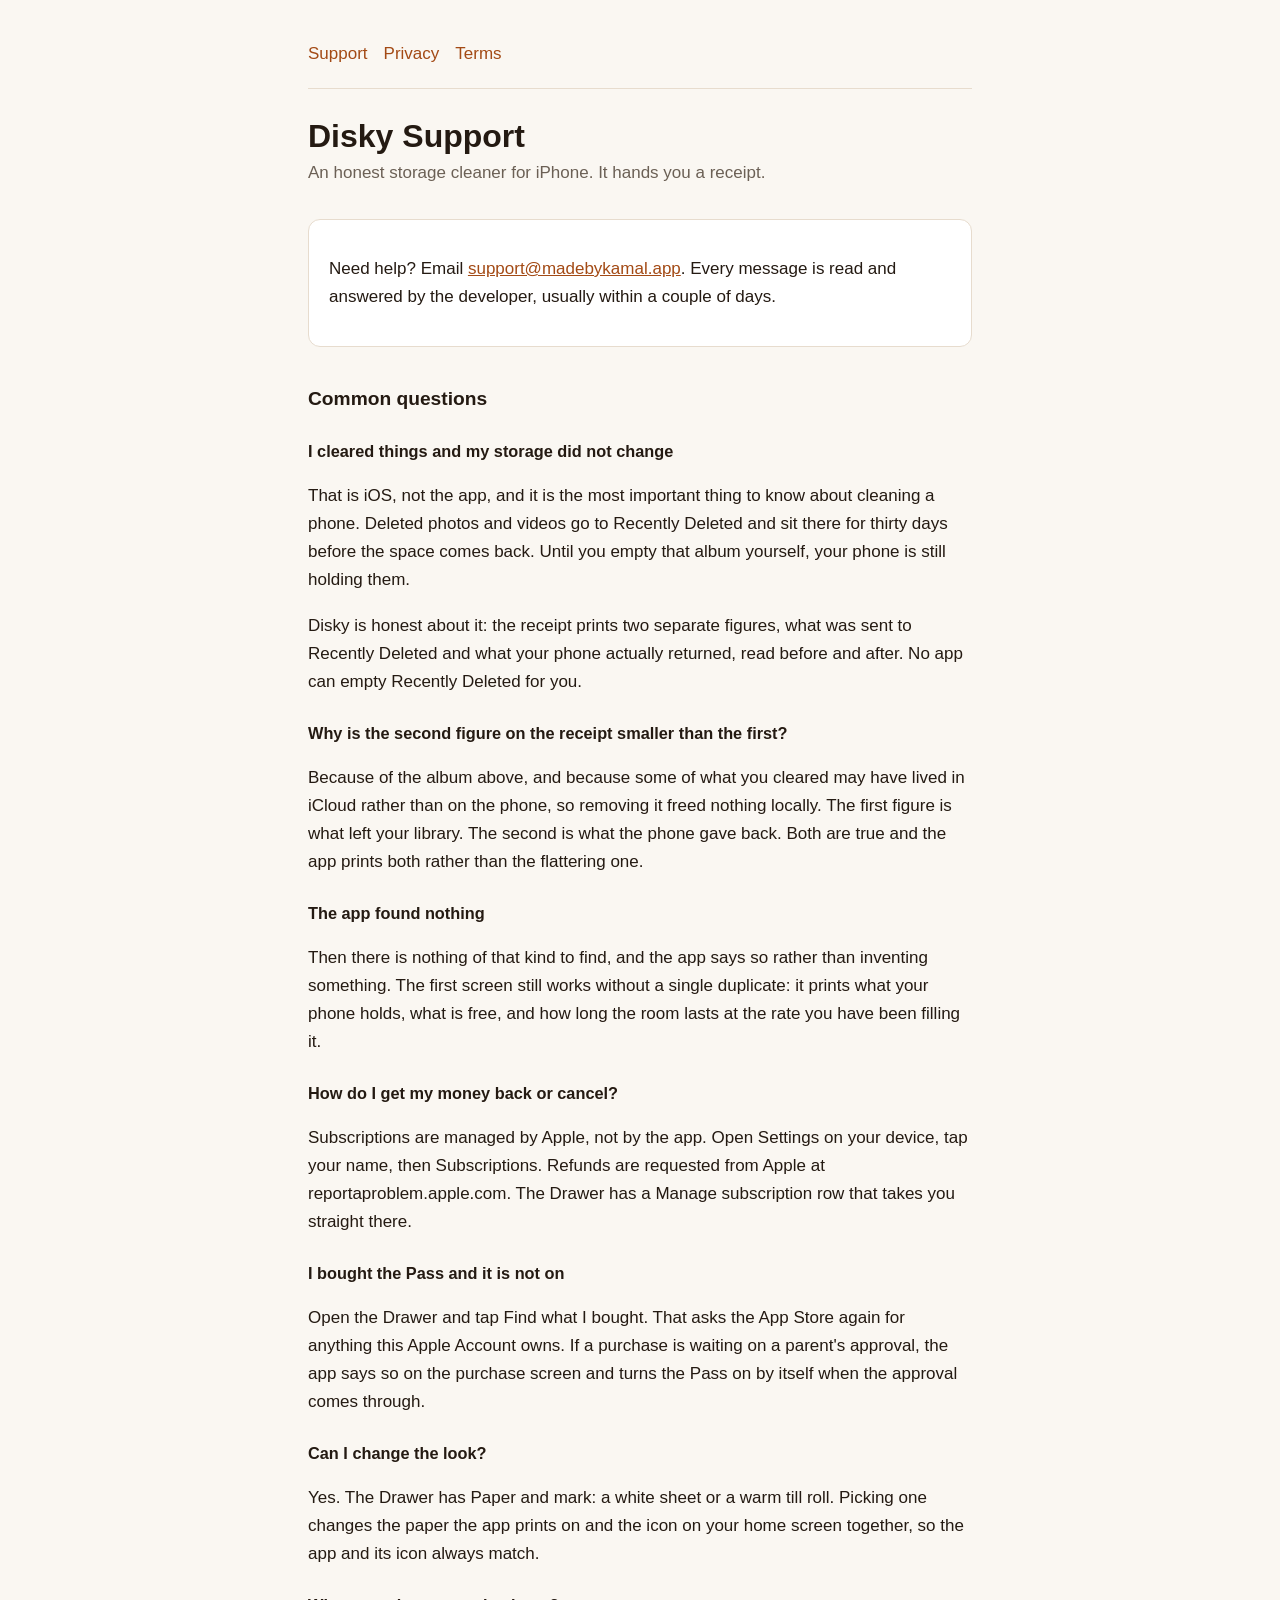
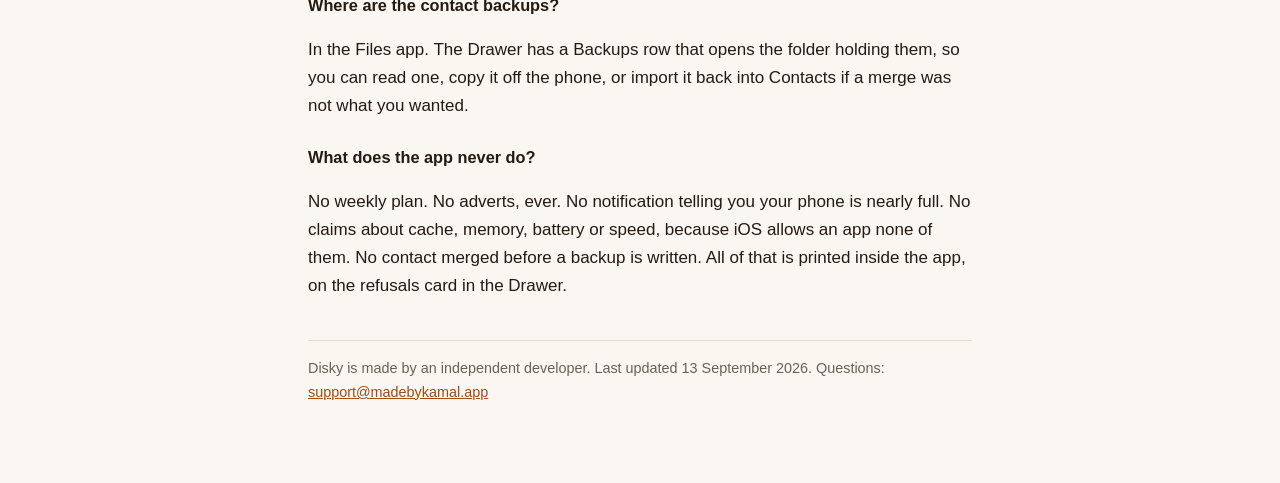
<file: index.html>
<!doctype html>
<html lang="en"><head><meta charset="utf-8"><meta name="viewport" content="width=device-width,initial-scale=1"><title>Disky Support</title><link rel="stylesheet" href="style.css"></head><body><div class="wrap"><nav><a href="index.html">Support</a><a href="privacy.html">Privacy</a><a href="terms.html">Terms</a></nav><h1>Disky Support</h1>
<p class="sub">An honest storage cleaner for iPhone. It hands you a receipt.</p>
<div class="card"><p>Need help? Email <a href="mailto:support@madebykamal.app">support@madebykamal.app</a>. Every message is read and answered by the developer, usually within a couple of days.</p></div>
<h2>Common questions</h2>
<h3>I cleared things and my storage did not change</h3>
<p>That is iOS, not the app, and it is the most important thing to know about cleaning a phone. Deleted photos and videos go to Recently Deleted and sit there for thirty days before the space comes back. Until you empty that album yourself, your phone is still holding them.</p>
<p>Disky is honest about it: the receipt prints two separate figures, what was sent to Recently Deleted and what your phone actually returned, read before and after. No app can empty Recently Deleted for you.</p>
<h3>Why is the second figure on the receipt smaller than the first?</h3>
<p>Because of the album above, and because some of what you cleared may have lived in iCloud rather than on the phone, so removing it freed nothing locally. The first figure is what left your library. The second is what the phone gave back. Both are true and the app prints both rather than the flattering one.</p>
<h3>The app found nothing</h3>
<p>Then there is nothing of that kind to find, and the app says so rather than inventing something. The first screen still works without a single duplicate: it prints what your phone holds, what is free, and how long the room lasts at the rate you have been filling it.</p>
<h3>How do I get my money back or cancel?</h3>
<p>Subscriptions are managed by Apple, not by the app. Open Settings on your device, tap your name, then Subscriptions. Refunds are requested from Apple at reportaproblem.apple.com. The Drawer has a Manage subscription row that takes you straight there.</p>
<h3>I bought the Pass and it is not on</h3>
<p>Open the Drawer and tap Find what I bought. That asks the App Store again for anything this Apple Account owns. If a purchase is waiting on a parent's approval, the app says so on the purchase screen and turns the Pass on by itself when the approval comes through.</p>
<h3>Can I change the look?</h3>
<p>Yes. The Drawer has Paper and mark: a white sheet or a warm till roll. Picking one changes the paper the app prints on and the icon on your home screen together, so the app and its icon always match.</p>
<h3>Where are the contact backups?</h3>
<p>In the Files app. The Drawer has a Backups row that opens the folder holding them, so you can read one, copy it off the phone, or import it back into Contacts if a merge was not what you wanted.</p>
<h3>What does the app never do?</h3>
<p>No weekly plan. No adverts, ever. No notification telling you your phone is nearly full. No claims about cache, memory, battery or speed, because iOS allows an app none of them. No contact merged before a backup is written. All of that is printed inside the app, on the refusals card in the Drawer.</p><p class="updated">Disky is made by an independent developer. Last updated 13 September 2026. Questions: <a href="mailto:support@madebykamal.app">support@madebykamal.app</a></p></div></body></html>
</file>
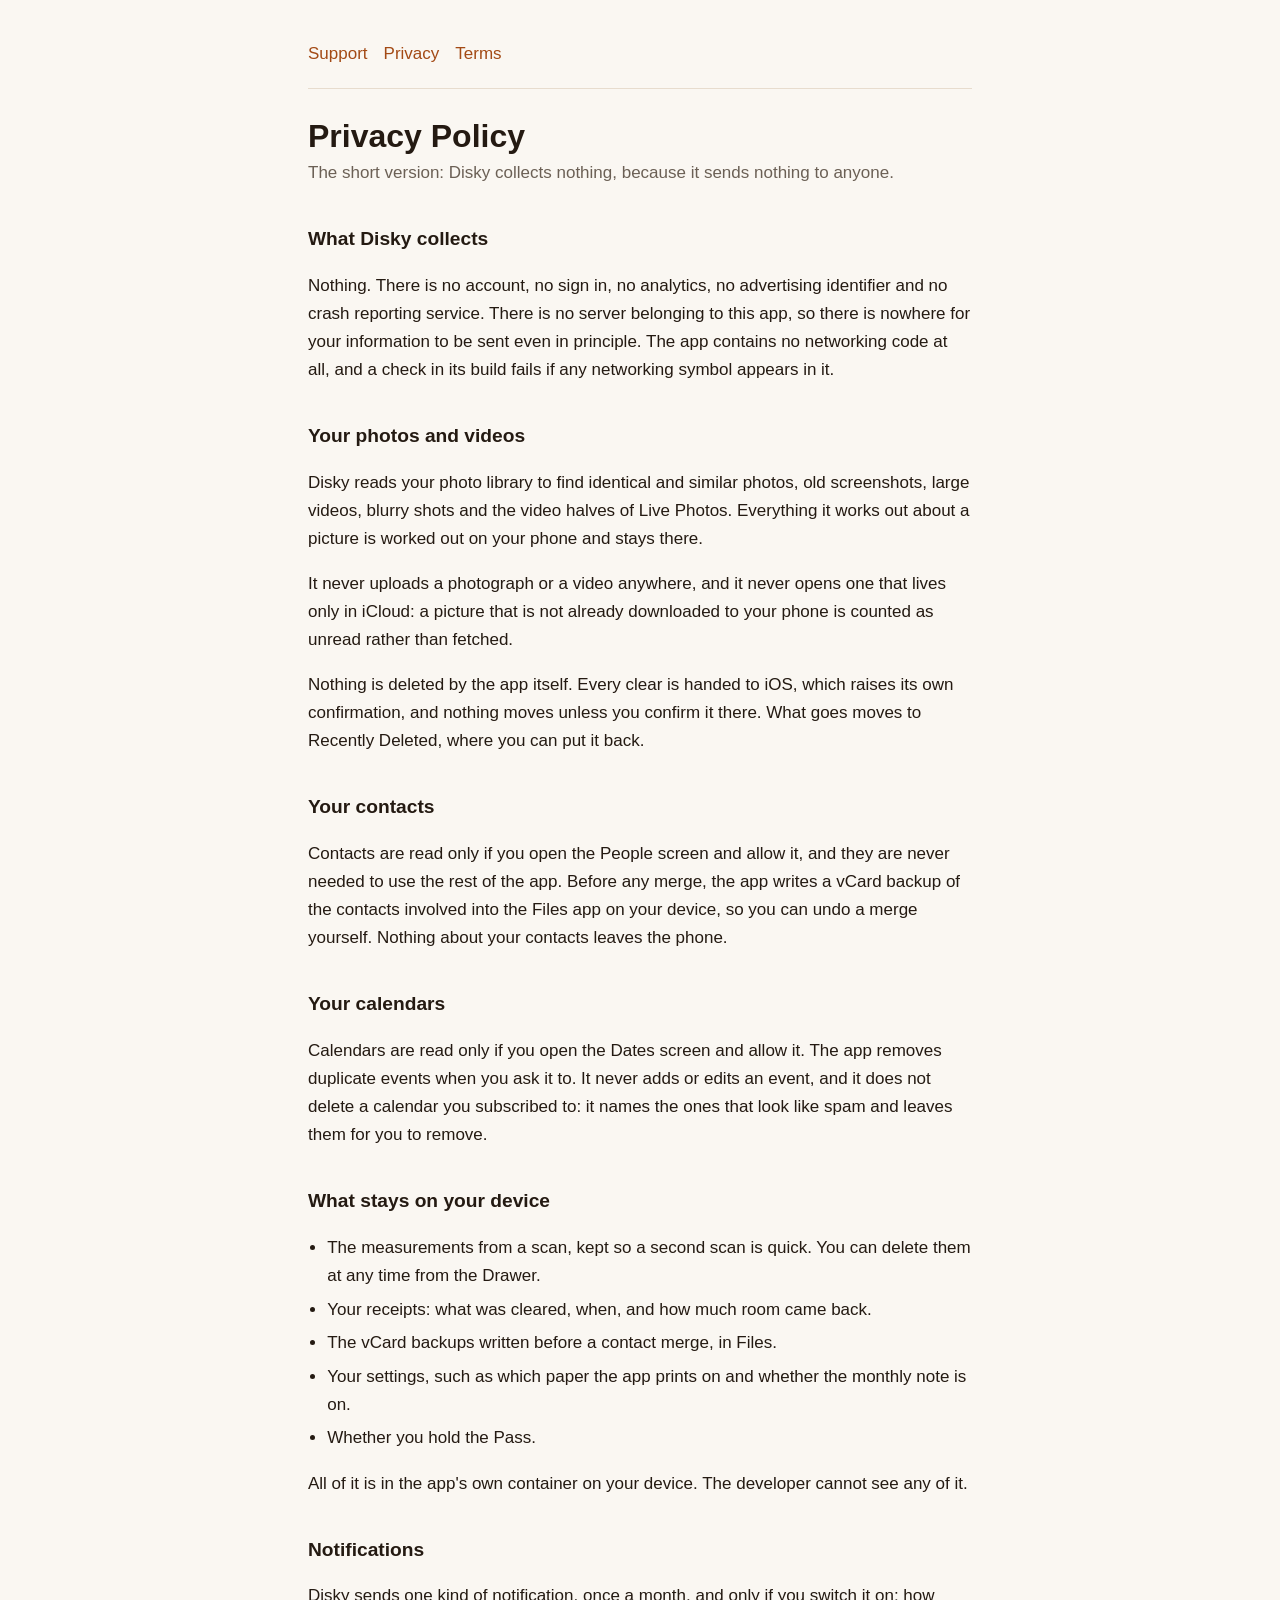
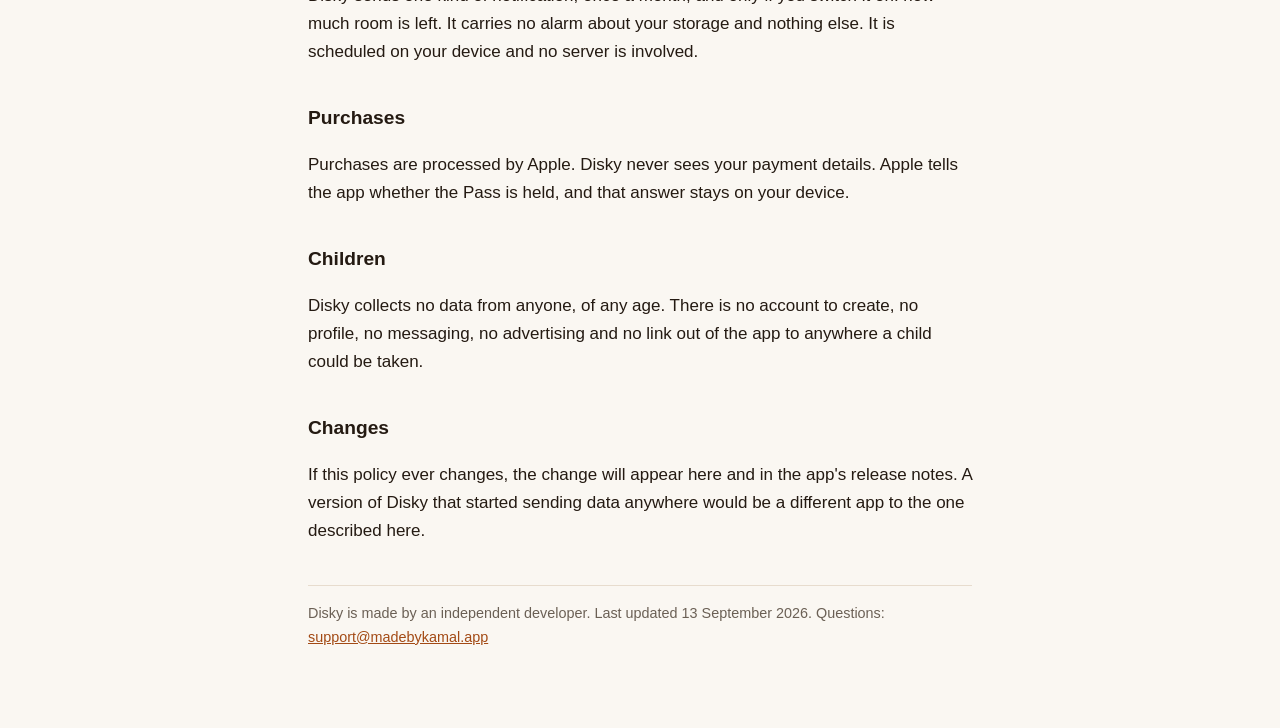
<file: privacy.html>
<!doctype html>
<html lang="en"><head><meta charset="utf-8"><meta name="viewport" content="width=device-width,initial-scale=1"><title>Disky Privacy Policy</title><link rel="stylesheet" href="style.css"></head><body><div class="wrap"><nav><a href="index.html">Support</a><a href="privacy.html">Privacy</a><a href="terms.html">Terms</a></nav><h1>Privacy Policy</h1>
<p class="sub">The short version: Disky collects nothing, because it sends nothing to anyone.</p>
<h2>What Disky collects</h2>
<p>Nothing. There is no account, no sign in, no analytics, no advertising identifier and no crash reporting service. There is no server belonging to this app, so there is nowhere for your information to be sent even in principle. The app contains no networking code at all, and a check in its build fails if any networking symbol appears in it.</p>
<h2>Your photos and videos</h2>
<p>Disky reads your photo library to find identical and similar photos, old screenshots, large videos, blurry shots and the video halves of Live Photos. Everything it works out about a picture is worked out on your phone and stays there.</p>
<p>It never uploads a photograph or a video anywhere, and it never opens one that lives only in iCloud: a picture that is not already downloaded to your phone is counted as unread rather than fetched.</p>
<p>Nothing is deleted by the app itself. Every clear is handed to iOS, which raises its own confirmation, and nothing moves unless you confirm it there. What goes moves to Recently Deleted, where you can put it back.</p>
<h2>Your contacts</h2>
<p>Contacts are read only if you open the People screen and allow it, and they are never needed to use the rest of the app. Before any merge, the app writes a vCard backup of the contacts involved into the Files app on your device, so you can undo a merge yourself. Nothing about your contacts leaves the phone.</p>
<h2>Your calendars</h2>
<p>Calendars are read only if you open the Dates screen and allow it. The app removes duplicate events when you ask it to. It never adds or edits an event, and it does not delete a calendar you subscribed to: it names the ones that look like spam and leaves them for you to remove.</p>
<h2>What stays on your device</h2>
<ul>
<li>The measurements from a scan, kept so a second scan is quick. You can delete them at any time from the Drawer.</li>
<li>Your receipts: what was cleared, when, and how much room came back.</li>
<li>The vCard backups written before a contact merge, in Files.</li>
<li>Your settings, such as which paper the app prints on and whether the monthly note is on.</li>
<li>Whether you hold the Pass.</li>
</ul>
<p>All of it is in the app's own container on your device. The developer cannot see any of it.</p>
<h2>Notifications</h2>
<p>Disky sends one kind of notification, once a month, and only if you switch it on: how much room is left. It carries no alarm about your storage and nothing else. It is scheduled on your device and no server is involved.</p>
<h2>Purchases</h2>
<p>Purchases are processed by Apple. Disky never sees your payment details. Apple tells the app whether the Pass is held, and that answer stays on your device.</p>
<h2>Children</h2>
<p>Disky collects no data from anyone, of any age. There is no account to create, no profile, no messaging, no advertising and no link out of the app to anywhere a child could be taken.</p>
<h2>Changes</h2>
<p>If this policy ever changes, the change will appear here and in the app's release notes. A version of Disky that started sending data anywhere would be a different app to the one described here.</p><p class="updated">Disky is made by an independent developer. Last updated 13 September 2026. Questions: <a href="mailto:support@madebykamal.app">support@madebykamal.app</a></p></div></body></html>
</file>
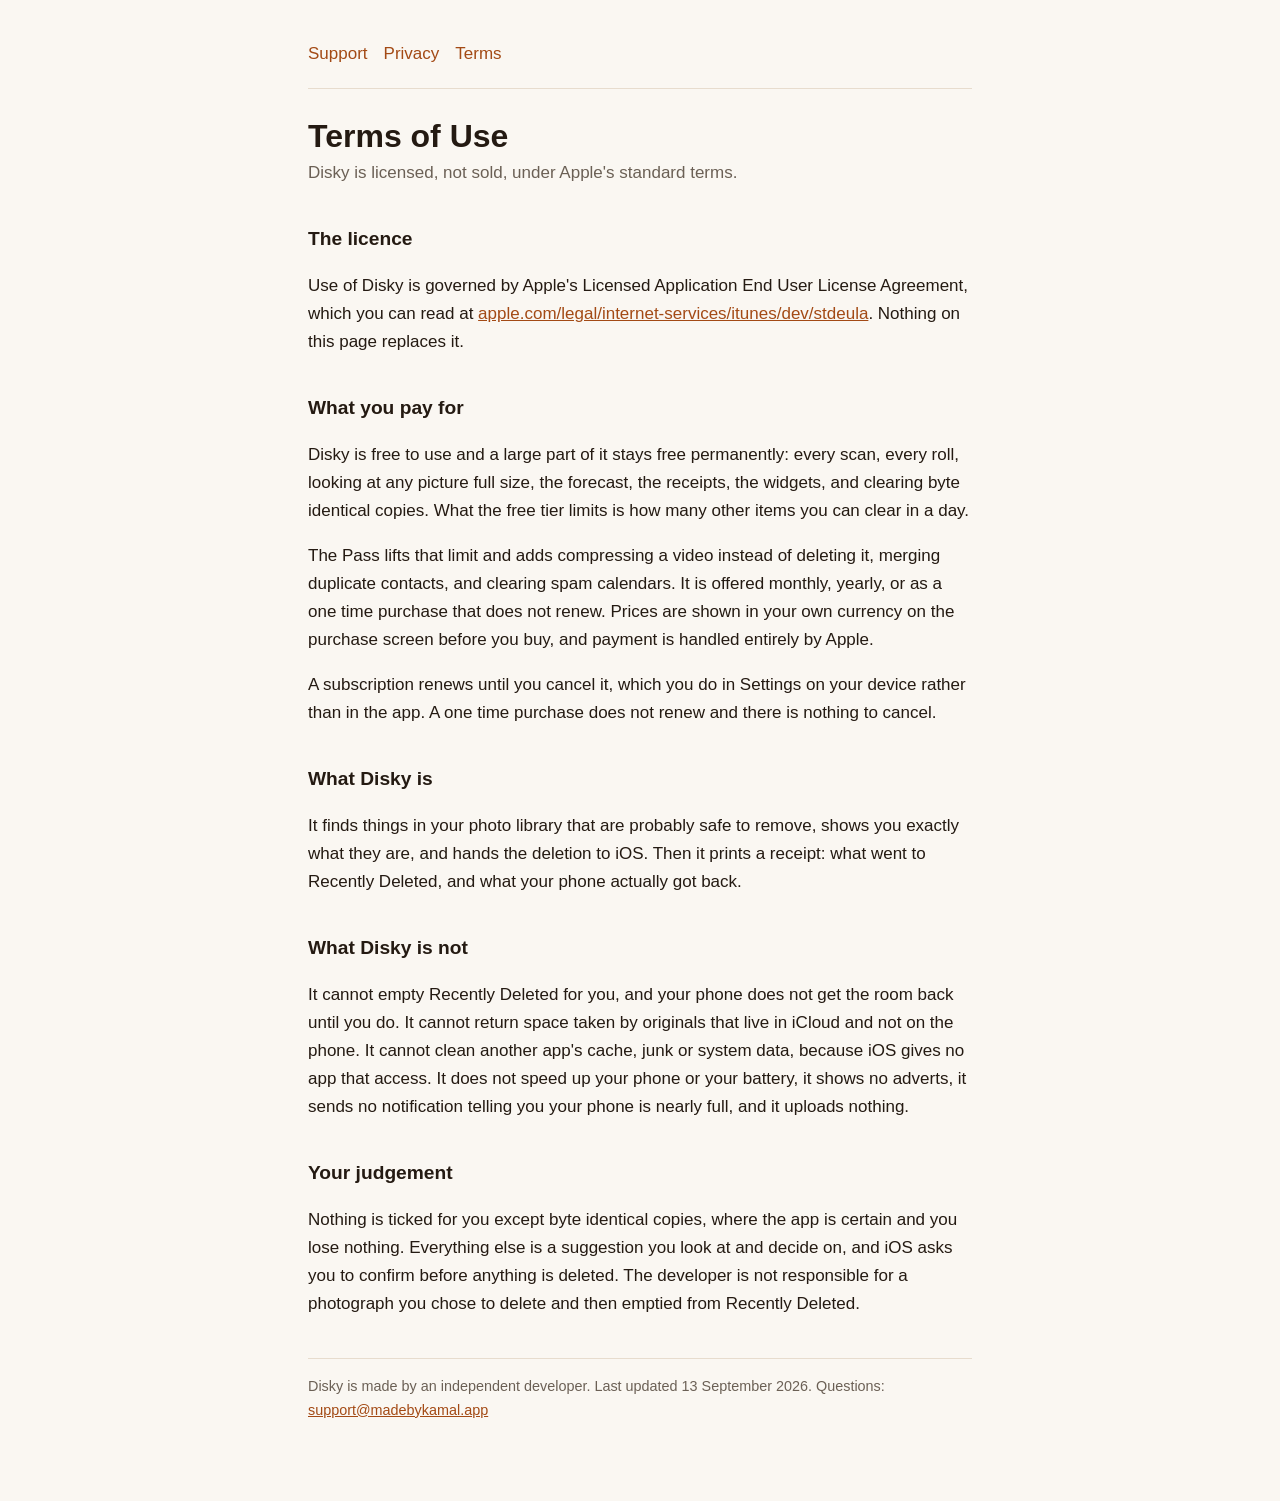
<file: terms.html>
<!doctype html>
<html lang="en"><head><meta charset="utf-8"><meta name="viewport" content="width=device-width,initial-scale=1"><title>Disky Terms of Use</title><link rel="stylesheet" href="style.css"></head><body><div class="wrap"><nav><a href="index.html">Support</a><a href="privacy.html">Privacy</a><a href="terms.html">Terms</a></nav><h1>Terms of Use</h1>
<p class="sub">Disky is licensed, not sold, under Apple's standard terms.</p>
<h2>The licence</h2>
<p>Use of Disky is governed by Apple's Licensed Application End User License Agreement, which you can read at <a href="https://www.apple.com/legal/internet-services/itunes/dev/stdeula/">apple.com/legal/internet-services/itunes/dev/stdeula</a>. Nothing on this page replaces it.</p>
<h2>What you pay for</h2>
<p>Disky is free to use and a large part of it stays free permanently: every scan, every roll, looking at any picture full size, the forecast, the receipts, the widgets, and clearing byte identical copies. What the free tier limits is how many other items you can clear in a day.</p>
<p>The Pass lifts that limit and adds compressing a video instead of deleting it, merging duplicate contacts, and clearing spam calendars. It is offered monthly, yearly, or as a one time purchase that does not renew. Prices are shown in your own currency on the purchase screen before you buy, and payment is handled entirely by Apple.</p>
<p>A subscription renews until you cancel it, which you do in Settings on your device rather than in the app. A one time purchase does not renew and there is nothing to cancel.</p>
<h2>What Disky is</h2>
<p>It finds things in your photo library that are probably safe to remove, shows you exactly what they are, and hands the deletion to iOS. Then it prints a receipt: what went to Recently Deleted, and what your phone actually got back.</p>
<h2>What Disky is not</h2>
<p>It cannot empty Recently Deleted for you, and your phone does not get the room back until you do. It cannot return space taken by originals that live in iCloud and not on the phone. It cannot clean another app's cache, junk or system data, because iOS gives no app that access. It does not speed up your phone or your battery, it shows no adverts, it sends no notification telling you your phone is nearly full, and it uploads nothing.</p>
<h2>Your judgement</h2>
<p>Nothing is ticked for you except byte identical copies, where the app is certain and you lose nothing. Everything else is a suggestion you look at and decide on, and iOS asks you to confirm before anything is deleted. The developer is not responsible for a photograph you chose to delete and then emptied from Recently Deleted.</p><p class="updated">Disky is made by an independent developer. Last updated 13 September 2026. Questions: <a href="mailto:support@madebykamal.app">support@madebykamal.app</a></p></div></body></html>
</file>
<file: style.css>
:root { color-scheme: light dark; --ink:#241a12; --muted:#6b6055; --accent:#a34a15; --bg:#faf7f2; --card:#ffffff; --line:#e7dcce; }
@media (prefers-color-scheme: dark){ :root{ --ink:#f5efe7; --muted:#aba093; --accent:#f0a452; --bg:#14110e; --card:#1f1a15; --line:#332c24; } }
*{box-sizing:border-box}
body{margin:0;background:var(--bg);color:var(--ink);font:17px/1.65 -apple-system,BlinkMacSystemFont,"Segoe UI",Roboto,sans-serif}
.wrap{max-width:44rem;margin:0 auto;padding:2.5rem 1.25rem 4rem}
h1{font-size:2rem;line-height:1.2;margin:0 0 .25rem}
h2{font-size:1.2rem;margin:2.25rem 0 .5rem}
h3{font-size:1.02rem;margin:1.5rem 0 .35rem}
.sub{color:var(--muted);margin:0 0 2rem}
a{color:var(--accent)}
nav{display:flex;flex-wrap:wrap;gap:1rem;padding-bottom:1.25rem;border-bottom:1px solid var(--line);margin-bottom:1.75rem}
nav a{text-decoration:none;font-weight:500}
.card{background:var(--card);border:1px solid var(--line);border-radius:12px;padding:1.1rem 1.25rem;margin:1rem 0}
.updated{color:var(--muted);font-size:.9rem;margin-top:2.5rem;border-top:1px solid var(--line);padding-top:1rem}
ul{padding-left:1.2rem} li{margin:.35rem 0}
</file>
